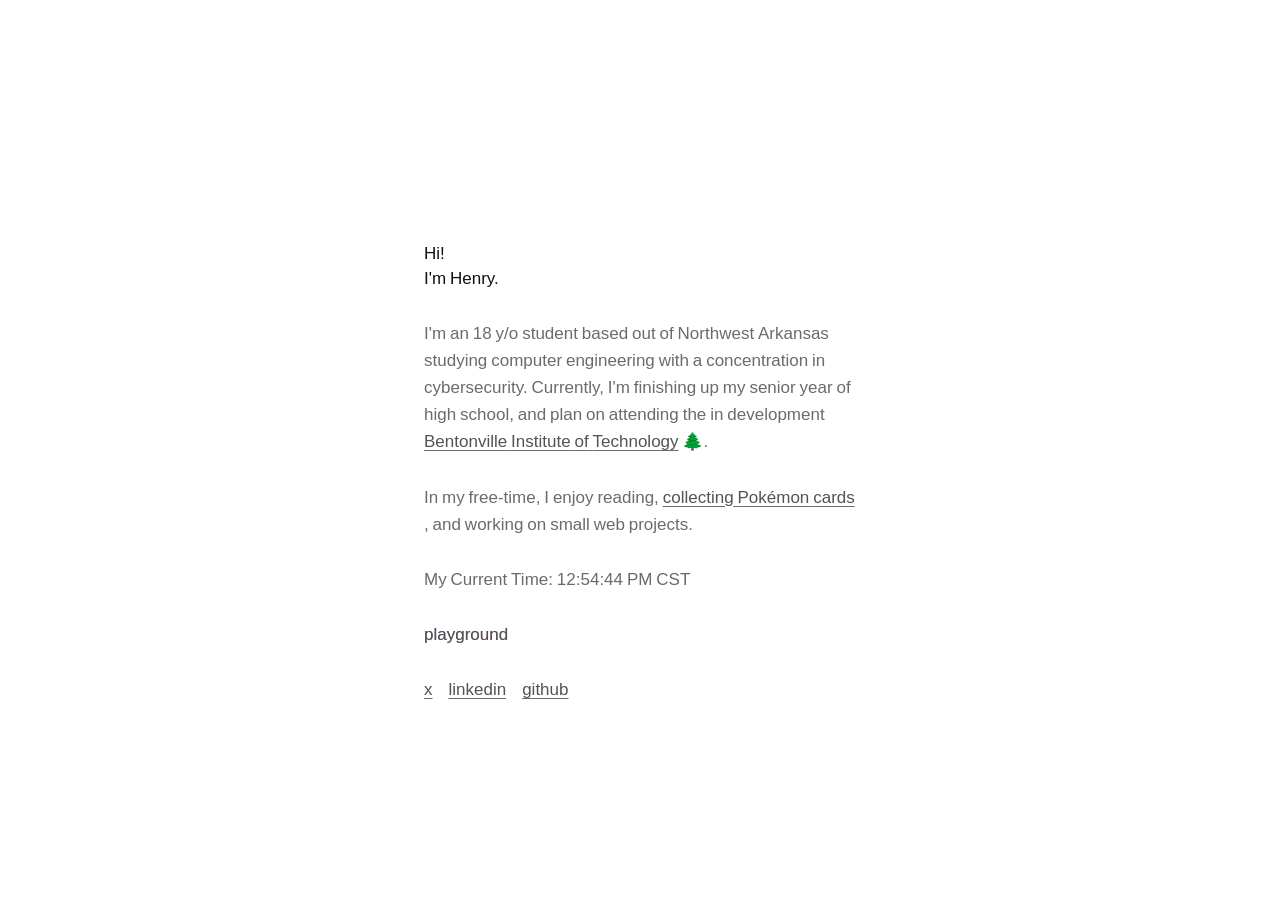
<file: index.html>
<!DOCTYPE html>
<html lang="en">
<head>
  <meta charset="utf-8">
  <meta name="viewport" content="width=device-width, initial-scale=1">
  <title>hstings</title>
  <meta name="description" content="Henry's Webpage">
  <link rel="stylesheet" href="assets/css/site.css">
  <style>
    /* Scoped to this link; site.css and its word-reveal animation stay intact. */
    a.foil, a.foil .w { text-decoration: none; }
    a.foil {
      position: relative;
      display: inline-block;
      background-image: linear-gradient(110deg, #6e879c, #9a82ad, #b78098, #a3996c, #6d9c91, #7f8fb6, #9a82ad, #6e879c);
      background-size: 300% 100%;
      background-position: 0% 50%;
      -webkit-background-clip: text;
      background-clip: text;
      transition: color .35s ease;
      isolation: isolate;
    }
    a.foil .w {
      background-image: inherit;
      background-size: inherit;
      background-position: inherit;
      -webkit-background-clip: text;
      background-clip: text;
    }
    a.foil::before {
      content: "";
      position: absolute;
      inset: 4px -5px;
      z-index: -1;
      border-radius: 50%;
      background: linear-gradient(100deg, #a9d5f2, #deb6e7, #efc3b5, #bce5d4);
      filter: blur(10px);
      opacity: 0;
      transition: opacity .35s ease;
      pointer-events: none;
    }
    a.foil:is(:hover, :focus-visible) {
      color: transparent;
      animation: foil-shimmer 3s ease-in-out infinite alternate;
    }
    a.foil:is(:hover, :focus-visible)::before { opacity: .65; }
    @keyframes foil-shimmer { to { background-position: 100% 50%; } }
    @media (prefers-reduced-motion: reduce) {
      a.foil, a.foil::before { transition: none; }
      a.foil:is(:hover, :focus-visible) { animation: none; background-position: 50% 50%; }
    }
    @media (forced-colors: active) {
      a.foil:is(:hover, :focus-visible) { color: LinkText; }
      a.foil::before { display: none; }
    }
  </style>
</head>
<body>
  <main>
    <h1 data-animate>Hi!<br>I'm Henry.</h1>

    <p data-animate>
      I'm an 18 y/o student based out of Northwest Arkansas studying computer engineering with a concentration in cybersecurity. Currently, I'm finishing up my senior year of high school, and plan on attending the in development <a href="https://bentonvilleinstitute.tech">Bentonville Institute of Technology</a> 🌲.
    </p>

    <p data-animate>
      In my free-time, I enjoy reading, <a href="collecting/index.html">collecting Pokémon cards</a>, and working on small web projects.
    </p>

    <p class="time" data-animate>My Current Time: <span id="clock" data-unit></span></p>

    <p data-animate>
      <a class="foil" href="playground/index.html">playground</a>
    </p>

    <div class="links" data-animate>
      <a href="https://x.com/hkstngs">x</a> <a href="">linkedin</a> <a href="https://github.com/hstings">github</a>
    </div>


    
  </main>

  <script src="assets/js/site.js"></script>
</body>
</html>
</file>
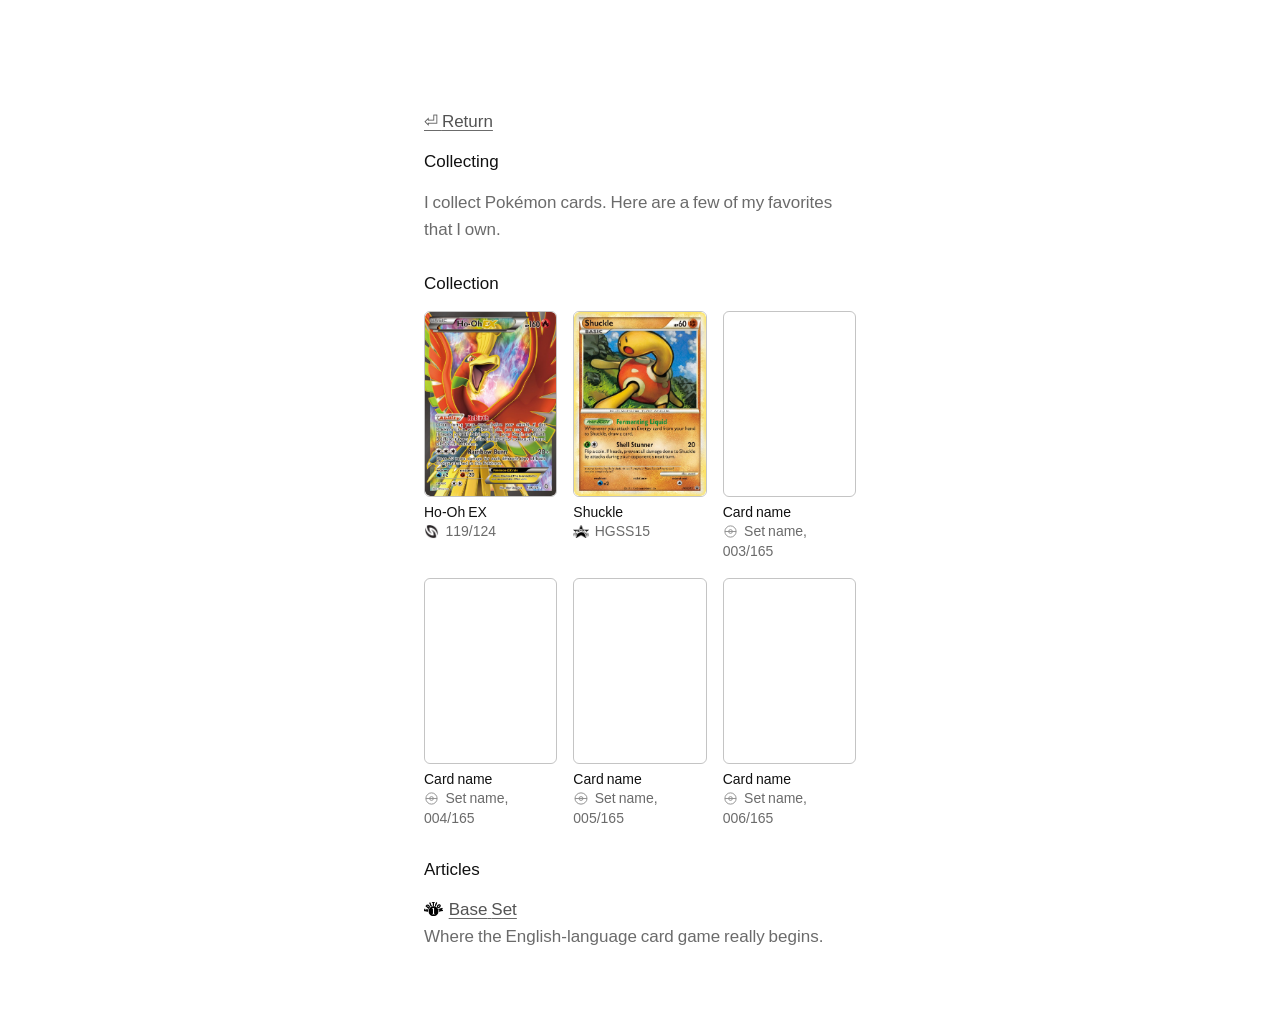
<file: collecting/index.html>
<!DOCTYPE html>
<html lang="en">
<head>
  <meta charset="utf-8">
  <meta name="viewport" content="width=device-width, initial-scale=1">
  <title>collecting · hstings</title>
  <meta name="description" content="My Pokémon card collection and writing about Pokémon sets.">
  <link rel="stylesheet" href="../assets/css/site.css">
</head>
<body>
  <main class="top">
    <section>
      <p data-animate><a href="../index.html">⏎ Return</a></p>
      <h1 data-animate>Collecting</h1>
      <p data-animate>
        I collect Pokémon cards. Here are a few of my favorites that I own.
      </p>
    </section>

    <section>
      <h2 data-animate>Collection</h2>

      <!--
        To add a card: copy one <figure> block, drop the image in assets/img/cards/,
        and put an <img> inside .thumb, like:
        <div class="thumb"><img src="../assets/img/cards/charizard.jpg" alt="Charizard, Base Set"></div>
        Set icons: save a small square image (PNG or SVG) in assets/img/sets/ and point the
        .set-icon <img> in the caption at it, e.g. src="../assets/img/sets/base-set.png".
        The six below are placeholders; replace them with your own.
      -->
      <div class="grid">
        <figure class="card" data-reveal>
          <div class="thumb"><img src="../assets/img/cards/en_US-BW6-119-ho_oh_ex.jpg" alt="Ho-Oh EX, Dragons Exalted"></div>
          <figcaption><strong>Ho-Oh EX</strong><img class="set-icon" src="../assets/img/sets/dragons_exalted.png" title="Dragons Exalted">119/124</figcaption>
        </figure>
        <figure class="card" data-reveal>
          <div class="thumb"><img src="../assets/img/cards/en_US-Promo_HGSS-HGSS15-shuckle.jpg" alt="Shuckle, HeartGold SoulSilver Promo"></div>
          <figcaption><strong>Shuckle</strong><img class="set-icon" src="../assets/img/sets/promo.png" title="HeartGold SoulSilver Promo">HGSS15</figcaption>
        </figure>
        <figure class="card" data-reveal>
          <div class="thumb"></div>
          <figcaption><strong>Card name</strong><img class="set-icon" src="../assets/img/sets/placeholder.svg" alt="">Set name, 003/165</figcaption>
        </figure>
        <figure class="card" data-reveal>
          <div class="thumb"></div>
          <figcaption><strong>Card name</strong><img class="set-icon" src="../assets/img/sets/placeholder.svg" alt="">Set name, 004/165</figcaption>
        </figure>
        <figure class="card" data-reveal>
          <div class="thumb"></div>
          <figcaption><strong>Card name</strong><img class="set-icon" src="../assets/img/sets/placeholder.svg" alt="">Set name, 005/165</figcaption>
        </figure>
        <figure class="card" data-reveal>
          <div class="thumb"></div>
          <figcaption><strong>Card name</strong><img class="set-icon" src="../assets/img/sets/placeholder.svg" alt="">Set name, 006/165</figcaption>
        </figure>
      </div>
    </section>

    <section>
      <h2 data-animate>Articles</h2>
      <ul class="list">
        <li data-animate>
          <img class="set-icon" src="../assets/img/sets/1ed.png" alt="" data-unit><a href="articles/base-set.html">Base Set</a><br>
          Where the English-language card game really begins.
        </li>
      </ul>
    </section>
  </main>

  <script src="../assets/js/site.js"></script>
</body>
</html>
</file>
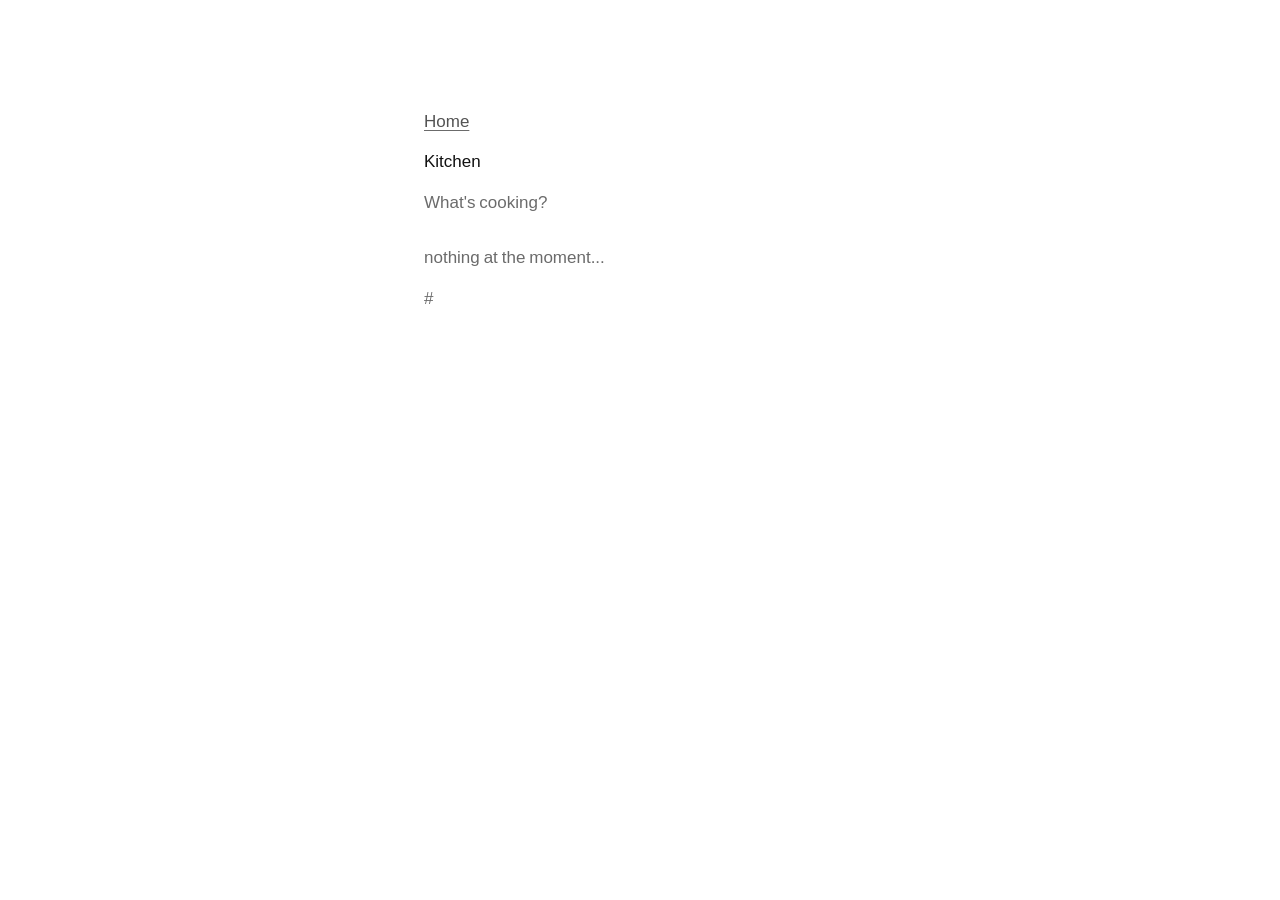
<file: kitchen/index.html>
<!DOCTYPE html>
<html lang="en">
<head>
  <meta charset="utf-8">
  <meta name="viewport" content="width=device-width, initial-scale=1">
  <title>kitchen · hstings</title>
  <meta name="description" content="Small web projects and games.">
  <link rel="stylesheet" href="../assets/css/site.css">
</head>
<body>
  <main class="top">
    <section>
      <p data-animate><a href="../index.html">Home</a></p>
      <h1 data-animate>Kitchen</h1>
      <p data-animate>
        What's cooking?
      </p>
    </section>

    <section>
      <ul class="list">
        <li data-animate>
          nothing at the moment...<br>
        </li>
        <li data-animate>
          #<br>
        </li>
      </ul>
    </section>
  </main>

  <script src="../assets/js/site.js"></script>
</body>
</html>
</file>
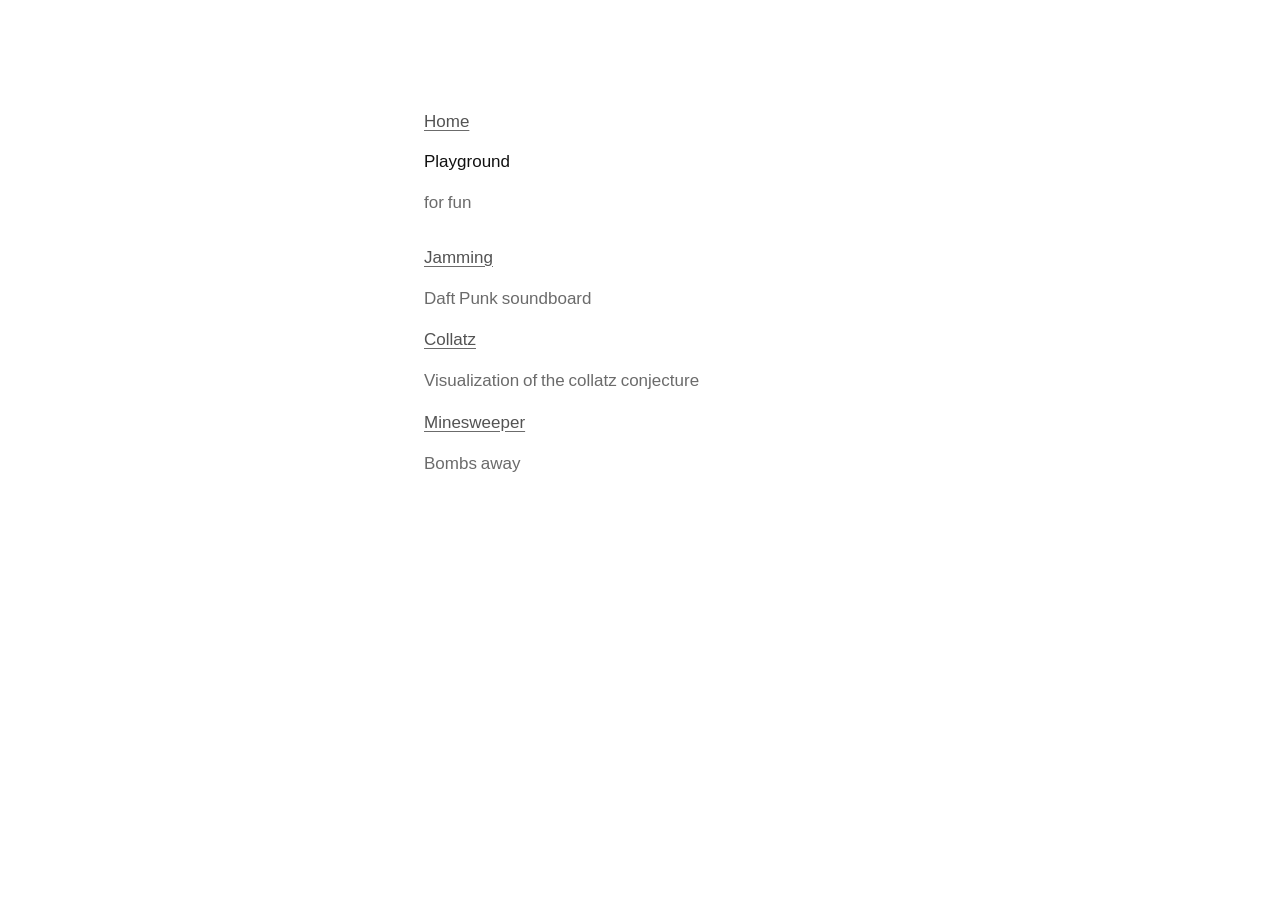
<file: playground/index.html>
<!DOCTYPE html>
<html lang="en">
<head>
  <meta charset="utf-8">
  <meta name="viewport" content="width=device-width, initial-scale=1">
  <title>playground · hstings</title>
  <meta name="description" content="Small web projects and games.">
  <link rel="stylesheet" href="../assets/css/site.css">
</head>
<body>
  <main class="top">
    <section>
      <p data-animate><a href="../index.html">Home</a></p>
      <h1 data-animate>Playground</h1>
      <p data-animate>
        for fun
      </p>
    </section>

    <section>
      <ul class="list">
        <li data-animate>
          <a href="daft-jamming/index.html">Jamming</a><br>
        </li>
        <p data-animate>
          Daft Punk soundboard
        </p>

        <li data-animate>
          <a href="collatz/index.html">Collatz</a>
        </li>
        <p data-animate>
          Visualization of the collatz conjecture
        </p>

        <li data-animate>
          <a href="minesweeper/">Minesweeper</a>
        </li>
        <p data-animate>
          Bombs away
        </p>
      </ul>
    </section>


  </main>

  <script src="../assets/js/site.js"></script>
</body>
</html>
</file>
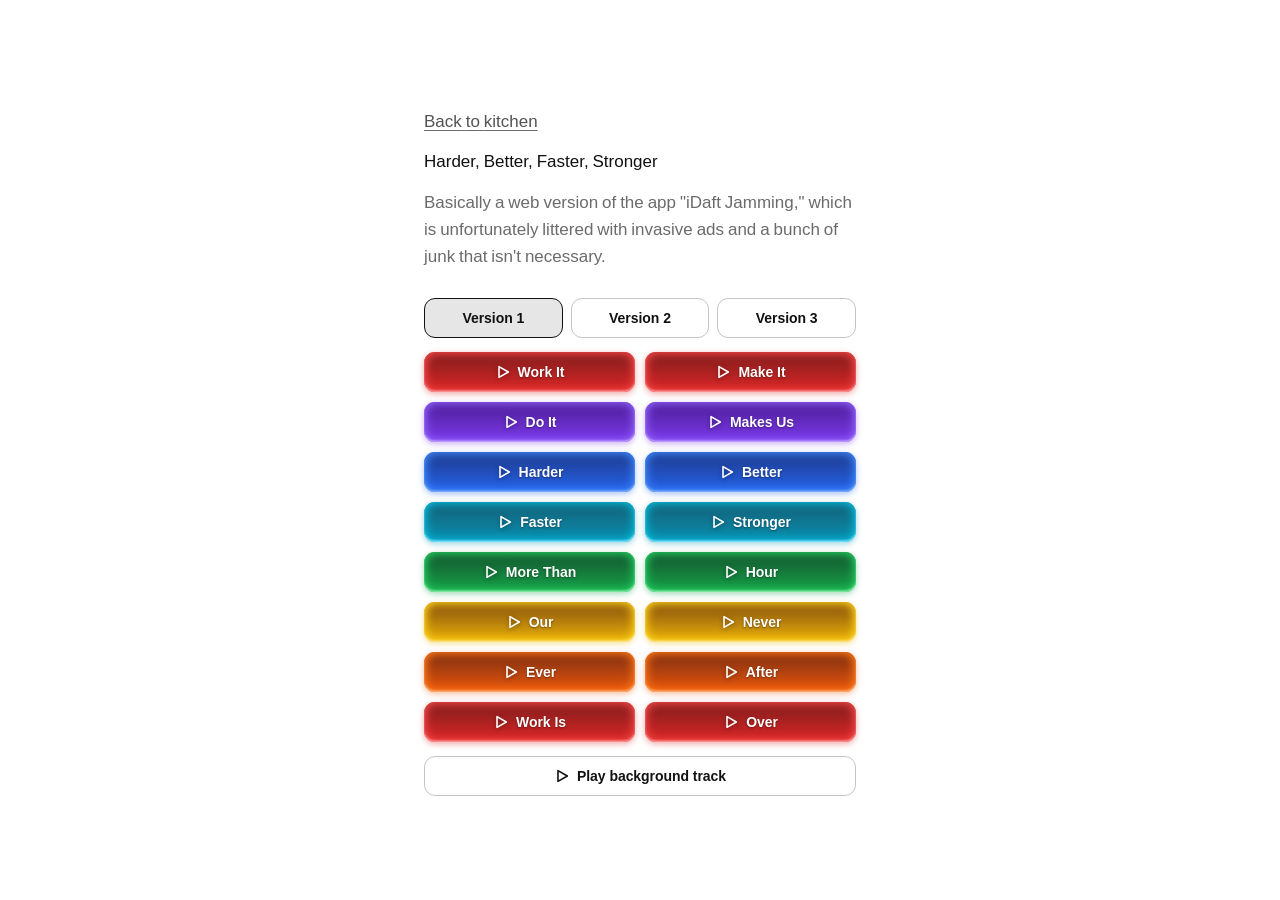
<file: kitchen/daft-jamming/index.html>
<!DOCTYPE html>
<html lang="en">
<head>
  <meta charset="utf-8">
  <meta name="viewport" content="width=device-width, initial-scale=1">
  <title>Harder, Better, Faster, Stronger · hstings</title>
  <meta name="description" content="A glowing 16-button soundboard with three versions and a background track.">
  <link rel="stylesheet" href="../../assets/css/site.css">
  <link rel="stylesheet" href="soundboard.css">
</head>
<body>
  <main class="top">
    <section>
      <p data-animate><a href="../">Back to kitchen</a></p>
      <h1 data-animate>Harder, Better, Faster, Stronger</h1>
      <p data-animate>
        Basically a web version of the app "iDaft Jamming," which is unfortunately littered with invasive ads and a bunch of junk that isn't necessary.
      </p>
    </section>

    <section>
      <div class="versions" id="versions" role="group" aria-label="Soundboard version" data-reveal>
        <button class="ver" type="button" data-version="1" aria-pressed="true">Version 1</button>
        <button class="ver" type="button" data-version="2" aria-pressed="false">Version 2</button>
        <button class="ver" type="button" data-version="3" aria-pressed="false">Version 3</button>
      </div>

      <div class="board" id="board" data-reveal></div>

      <div data-reveal>
        <button class="ver bgplay" id="bgplay" type="button" aria-pressed="false">
          <svg viewBox="0 0 24 24" width="16" height="16" fill="none" stroke="currentColor" stroke-width="2.4" stroke-linecap="round" stroke-linejoin="round" aria-hidden="true"><polygon points="6 4 20 12 6 20 6 4"/></svg>
          <span id="bgplay-label">Play background track</span>
        </button>
      </div>
    </section>
  </main>

  <script src="../../assets/js/site.js"></script>
  <script src="soundboard.js"></script>
</body>
</html>
</file>
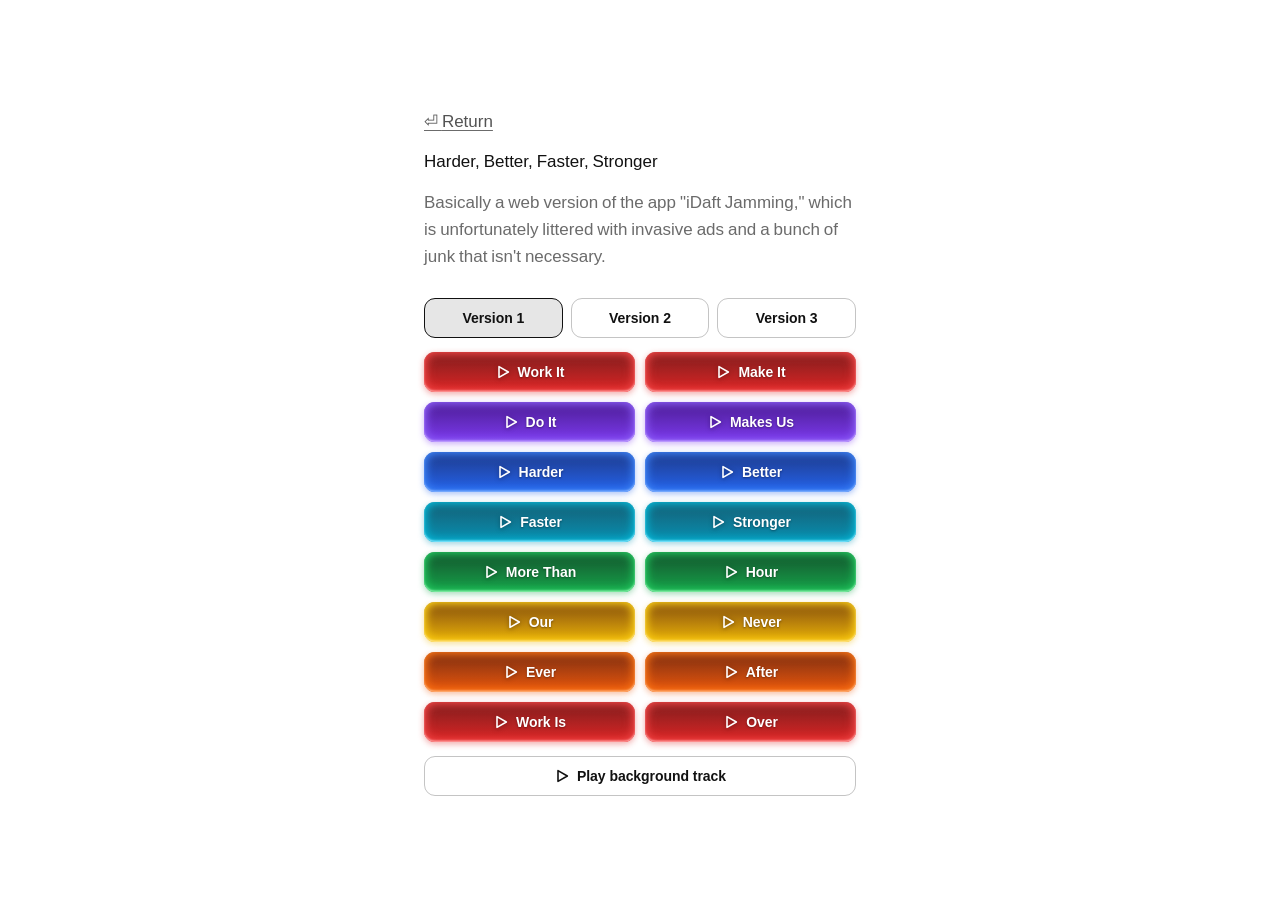
<file: playground/daft-jamming/index.html>
<!DOCTYPE html>
<html lang="en">
<head>
  <meta charset="utf-8">
  <meta name="viewport" content="width=device-width, initial-scale=1">
  <title>Harder, Better, Faster, Stronger · hstings</title>
  <meta name="description" content="A glowing 16-button soundboard with three versions and a background track.">
  <link rel="stylesheet" href="../../assets/css/site.css">
  <link rel="stylesheet" href="soundboard.css">
</head>
<body>
  <main class="top">
    <section>
      <p data-animate><a href="../">⏎ Return</a></p>
      <h1 data-animate>Harder, Better, Faster, Stronger</h1>
      <p data-animate>
        Basically a web version of the app "iDaft Jamming," which is unfortunately littered with invasive ads and a bunch of junk that isn't necessary.
      </p>
    </section>

    <section>
      <div class="versions" id="versions" role="group" aria-label="Soundboard version" data-reveal>
        <button class="ver" type="button" data-version="1" aria-pressed="true">Version 1</button>
        <button class="ver" type="button" data-version="2" aria-pressed="false">Version 2</button>
        <button class="ver" type="button" data-version="3" aria-pressed="false">Version 3</button>
      </div>

      <div class="board" id="board" data-reveal></div>

      <div data-reveal>
        <button class="ver bgplay" id="bgplay" type="button" aria-pressed="false">
          <svg viewBox="0 0 24 24" width="16" height="16" fill="none" stroke="currentColor" stroke-width="2.4" stroke-linecap="round" stroke-linejoin="round" aria-hidden="true"><polygon points="6 4 20 12 6 20 6 4"/></svg>
          <span id="bgplay-label">Play background track</span>
        </button>
      </div>
    </section>
  </main>

  <script src="../../assets/js/site.js"></script>
  <script src="soundboard.js"></script>
</body>
</html>
</file>
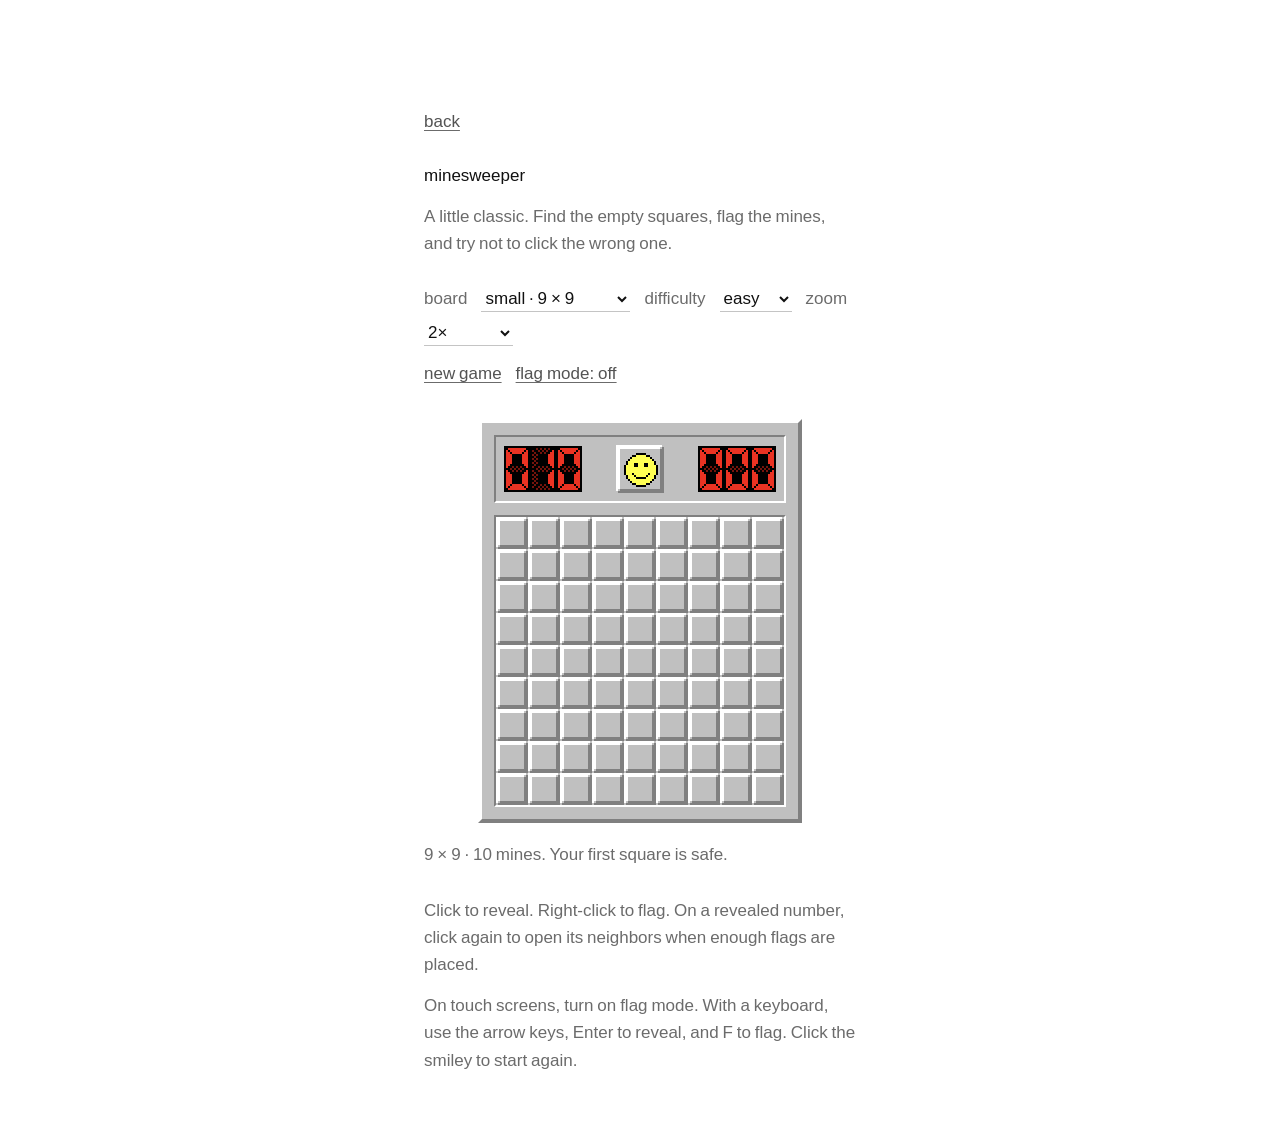
<file: playground/minesweeper/index.html>
<!DOCTYPE html>
<html lang="en">
<head>
  <meta charset="utf-8">
  <meta name="viewport" content="width=device-width, initial-scale=1">
  <title>minesweeper — hstings</title>
  <link rel="stylesheet" href="../../assets/css/site.css">
  <link rel="stylesheet" href="../../assets/css/minesweeper.css">
</head>
<body>
  <main class="top">
    <div data-animate><a href="../index.html">back</a></div>
    <section>
      <h1 data-animate>minesweeper</h1>
      <p data-animate>A little classic. Find the empty squares, flag the mines, and try not to click the wrong one.</p>
    </section>
    <section>
      <div class="controls" data-reveal>
        <label for="size">board</label>
        <select id="size"><option value="small">small · 9 × 9</option><option value="medium">medium · 16 × 16</option><option value="large">large · 30 × 16</option></select>
        <label for="difficulty">difficulty</label>
        <select id="difficulty"><option value="easy">easy</option><option value="normal">normal</option><option value="hard">hard</option></select>
        <label for="zoom">zoom</label>
        <select id="zoom"><option value="1">1×</option><option value="2" selected>2×</option><option value="3">3×</option><option value="4">4×</option><option value="fit">fit screen</option></select>
      </div>
      <div class="controls" data-reveal>
        <button id="new-game" class="text-button" type="button">new game</button>
        <button id="flag-mode" class="text-button" type="button" aria-pressed="false">flag mode: off</button>
      </div>
    </section>
    <section class="game-section">
      <div class="game-scroll" tabindex="0" aria-label="Minesweeper board area; scroll horizontally for larger boards" data-reveal>
        <div id="game-shell" class="game-shell">
          <div class="game-header">
            <div id="mine-counter" class="counter" role="img" aria-label="10 mines remaining"></div>
            <button id="face" class="face" type="button" aria-label="Smiley face: start a new game"><img id="face-art" src="../../assets/tiles/face-ready.svg" alt="" draggable="false"></button>
            <div id="timer" class="counter" role="img" aria-label="0 seconds elapsed"></div>
          </div>
          <div id="board" role="grid" aria-label="Minesweeper" aria-describedby="instructions"></div>
        </div>
      </div>
      <p id="status" role="status" aria-live="polite">Your first square is safe.</p>
    </section>
    <section>
      <p id="instructions" data-animate>Click to reveal. Right-click to flag. On a revealed number, click again to open its neighbors when enough flags are placed.</p>
      <p data-animate>On touch screens, turn on flag mode. With a keyboard, use the arrow keys, Enter to reveal, and F to flag. Click the smiley to start again.</p>
    </section>
  </main>
  <script src="../../assets/js/site.js"></script>
  <script src="../../assets/js/minesweeper-core.js"></script>
  <script src="../../assets/js/minesweeper.js"></script>
</body>
</html>
</file>
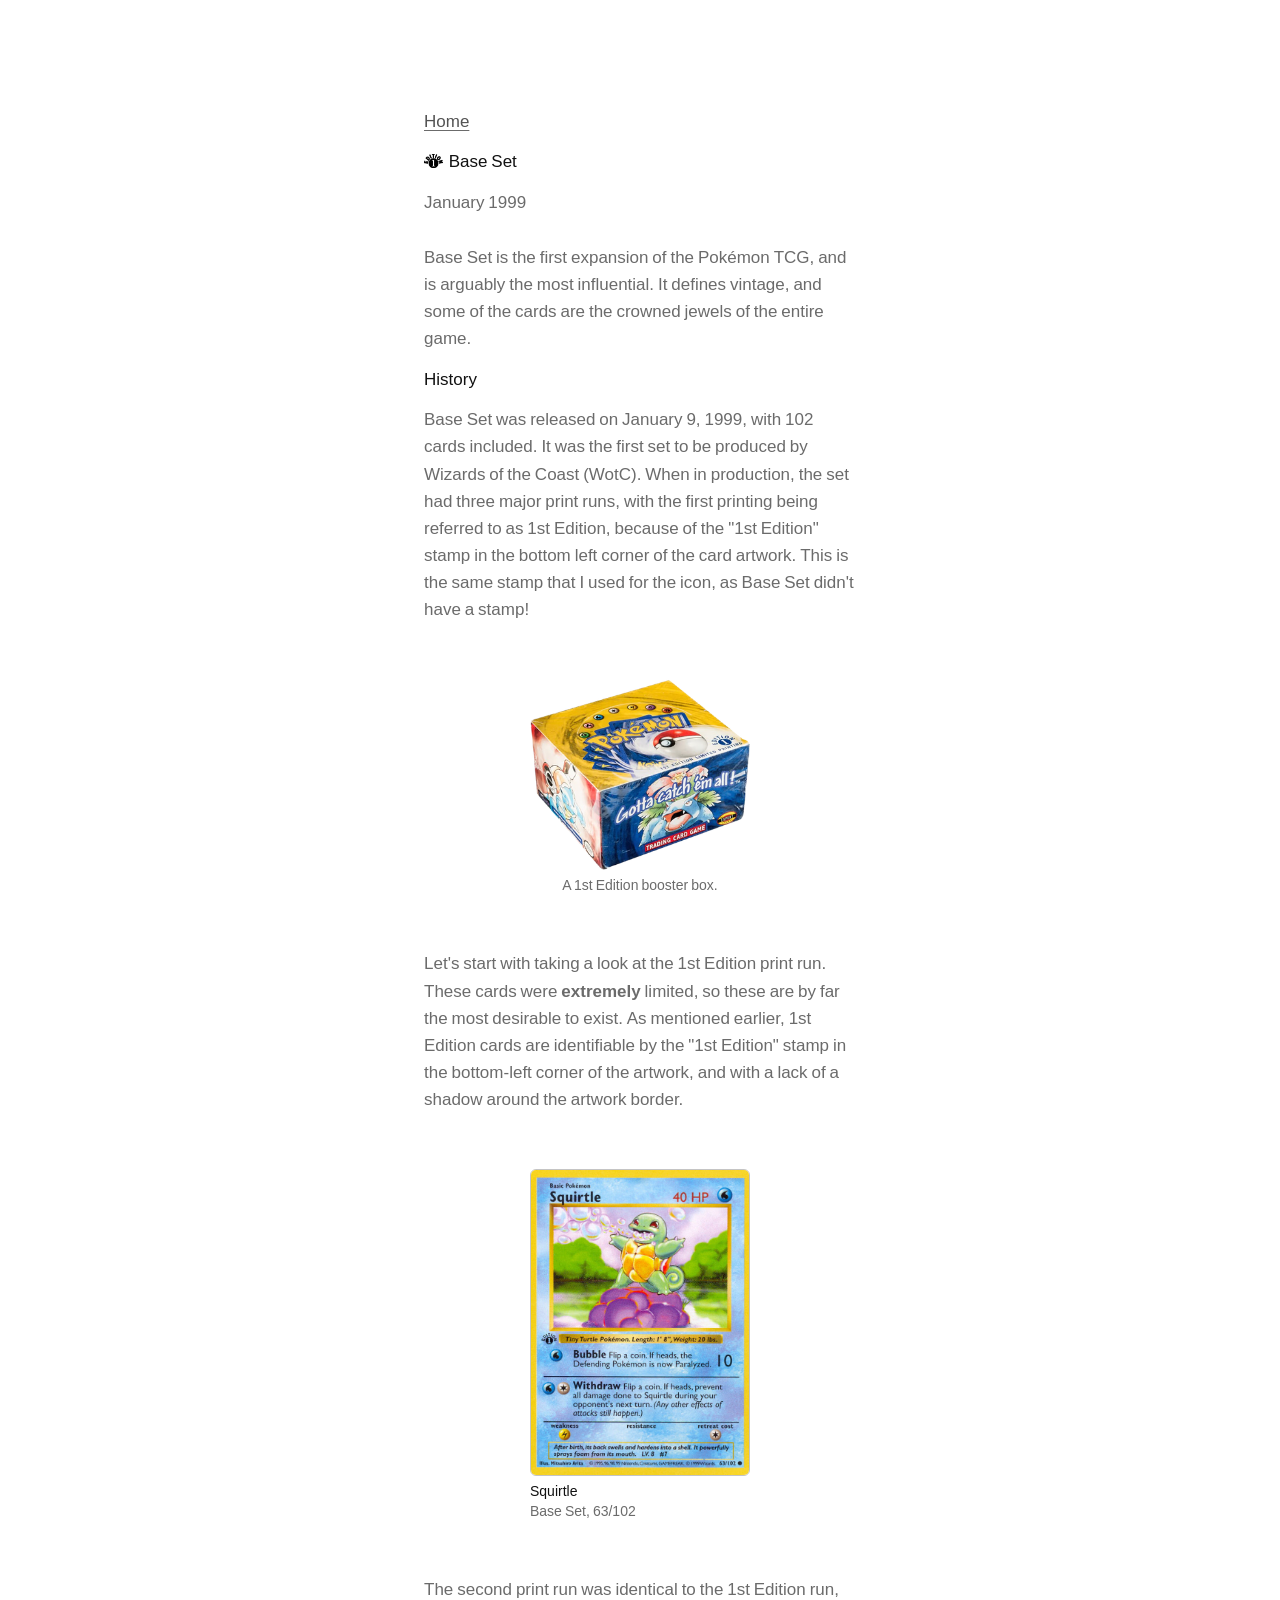
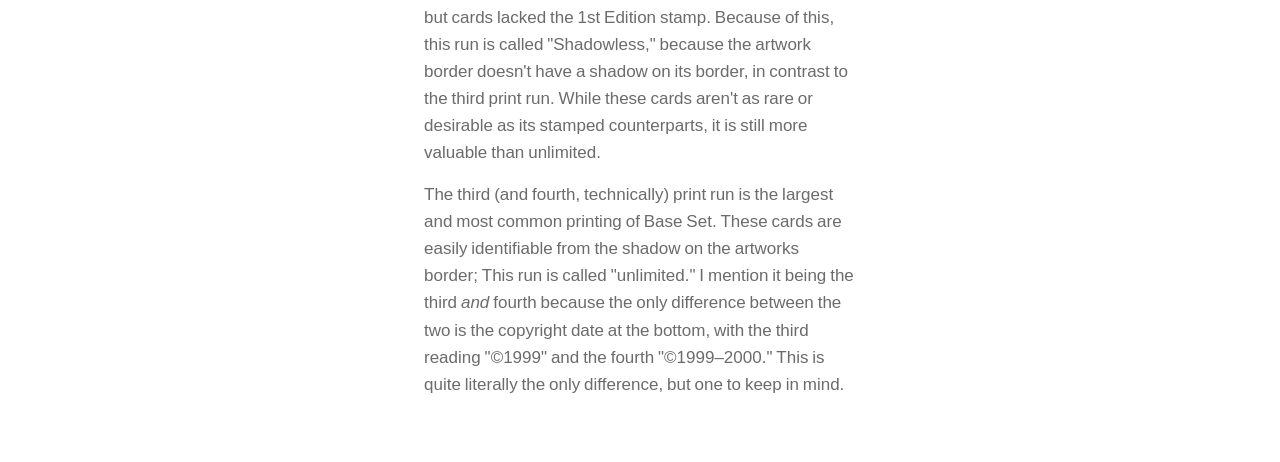
<file: collecting/articles/base-set.html>
<!DOCTYPE html>
<html lang="en">
<head>
  <meta charset="utf-8">
  <meta name="viewport" content="width=device-width, initial-scale=1">
  <title>Base Set · hstings</title>
  <meta name="description" content="A short look at the Pokémon TCG's Base Set.">
  <link rel="stylesheet" href="../../assets/css/site.css">
</head>
<body>
  <main class="top">
    <section>
      <p data-animate><a href="../index.html">Home</a></p>
      <h1 data-animate><img class="set-icon" src="../../assets/img/sets/1ed.png" alt="" data-unit>Base Set</h1>
      <p data-animate>January 1999</p>
    </section>

    <section>
      <p data-animate>
        Base Set is the first expansion of the Pokémon TCG, and is arguably the most influential. It defines vintage, and some of the cards are the crowned jewels of the entire game.
      </p>

      <h2 data-animate>History</h2>

      <p data-animate>
        Base Set was released on January 9, 1999, with 102 cards included. It was the first set to be produced by Wizards of the Coast (WotC). When in production, the set had three major print runs, with the first printing being referred to as 1st Edition, because of the "1st Edition" stamp in the bottom left corner of the card artwork. This is the same stamp that I used for the icon, as Base Set didn't have a stamp!
      </p>

      <br>

      <figure class="photo" data-reveal>
        <img src="../../assets/img/misc/baseset_boosterbox.png" alt="A Base Set booster box">
        <figcaption>A 1st Edition booster box.</figcaption>
      </figure>

      <br>

      <p data-animate>
        Let's start with taking a look at the 1st Edition print run. These cards were <b>extremely</b> limited, so these are by far the most desirable to exist. As mentioned earlier, 1st Edition cards are identifiable by the "1st Edition" stamp in the bottom-left corner of the artwork, and with a lack of a shadow around the artwork border. 
      </p>

      <br>

      <figure class="card inline" data-reveal>
        <div class="thumb"><img src="../../assets/img/cards/squirtle_63_102.jpg" alt="Squirtle, Base Set"></div>
        <figcaption><strong>Squirtle</strong>Base Set, 63/102</figcaption>
      </figure>

      <br>

      <p data-animate>
        The second print run was identical to the 1st Edition run, but cards lacked the 1st Edition stamp. Because of this, this run is called "Shadowless," because the artwork border doesn't have a shadow on its border, in contrast to the third print run. While these cards aren't as rare or desirable as its stamped counterparts, it is still more valuable than unlimited.
      </p>

      <p data-animate>
        The third (and fourth, technically) print run is the largest and most common printing of Base Set. These cards are easily identifiable from the shadow on the artworks border; This run is called "unlimited." I mention it being the third <i>and</i> fourth because the only difference between the two is the copyright date at the bottom, with the third reading "©1999" and the fourth "©1999–2000." This is quite literally the only difference, but one to keep in mind. 
      </p>

      

    </section>
  </main>

  <script src="../../assets/js/site.js"></script>
</body>
</html>
</file>
<file: assets/css/site.css>
:root {
  --bg: #ffffff;
  --fg: #111111;
  --muted: #6b6b6b;
  --link: #535353;
  --line: color-mix(in srgb, #6b6b6b 40%, transparent);
  --article-img-w: 220px; /* width of cards and photos inside articles */
}
@media (prefers-color-scheme: dark) {
  :root {
    --bg: #F2F1EF; /* PANTONE® P 179-1 C */
    --fg: #2c2828;
    --muted: #8f8f8f;
    --link: #49494f;
    --line: color-mix(in srgb, #8f8f8f 45%, transparent);
  }
}

* { box-sizing: border-box; }

html, body { height: 100%; }

body {
  margin: 0;
  background: var(--bg);
  color: var(--fg);
  font-family: -apple-system, BlinkMacSystemFont, "Inter", "Helvetica Neue", Arial, sans-serif;
  font-size: 17px;
  font-weight: 500;
  word-spacing: -0.05em;
  line-height: 1.6;
  -webkit-font-smoothing: antialiased;
}

main {
  max-width: 480px;
  min-height: 100%;
  margin: 0 auto;
  padding: 12vh 24px 64px;
  display: flex;
  flex-direction: column;
  justify-content: center;
  gap: 28px;
}
/* Sub-pages with more content start at the top instead of centering */
main.top { justify-content: flex-start; }

h1, h2 {
  margin: 0;
  font-size: 17px;
  font-weight: 500;
  line-height: 1.5;
}

p { margin: 0; color: var(--muted); }

section { display: flex; flex-direction: column; gap: 14px; }

/* Clock digits shouldn't jitter as they change */
#clock { font-variant-numeric: tabular-nums; }

a {
  color: var(--link);
  text-decoration: underline;
  text-decoration-color: var(--muted);
  text-underline-offset: 3px;
  transition: text-decoration-color 0.2s ease;
}
a:hover { text-decoration-color: var(--link); }
a:focus-visible {
  outline: 2px solid var(--fg);
  outline-offset: 3px;
  border-radius: 2px;
}

.links { display: flex; gap: 16px; }

/* Lists of links with a short description underneath */
.list {
  list-style: none;
  margin: 0;
  padding: 0;
  display: flex;
  flex-direction: column;
  gap: 14px;
  color: var(--muted);
}

/* Card grid (collecting page) */
.grid {
  display: grid;
  grid-template-columns: repeat(3, 1fr);
  gap: 16px;
}
@media (max-width: 400px) {
  .grid { grid-template-columns: repeat(2, 1fr); }
}
.card { margin: 0; }
.thumb {
  aspect-ratio: 63 / 88;
  border: 1px solid var(--line);
  border-radius: 6px;
  overflow: hidden;
}
.thumb img { width: 100%; height: 100%; object-fit: cover; display: block; }
.card figcaption {
  margin-top: 6px;
  font-size: 14px;
  line-height: 1.4;
  color: var(--muted);
}
.card figcaption strong { display: block; font-weight: 500; color: var(--fg); }

/* A single card shown inside an article (same look as the grid, capped width, centered) */
.card.inline { max-width: var(--article-img-w); margin-inline: auto; }

/* A regular photo or image inside an article: same width as a card, rounded, centered */
.photo { margin: 0 auto; max-width: var(--article-img-w); }
.photo img {
  display: block;
  width: 100%;
  height: auto;
  border-radius: 6px;
}
.photo figcaption {
  margin-top: 6px;
  font-size: 14px;
  line-height: 1.4;
  text-align: center;
  color: var(--muted);
}

/* Small set icon that sits inline next to a set name */
.set-icon {
  width: 1.1em;
  height: 1.1em;
  vertical-align: -0.2em;
  margin-right: 6px;
  object-fit: contain;
}

/* Intro animation: words reveal in small chunks (set in site.js), one chunk after another.
   --i is the chunk number; the delay is capped so long pages never wait more than ~1.6s.
   .w = a word (inline), .r = a whole block revealed at once (cards). */
.w, .r {
  opacity: 0;
  filter: blur(8px);
  transform: translateY(6px);
  animation: reveal 0.2s cubic-bezier(0.22, 1, 0.36, 1) forwards;
  animation-delay: calc(min(var(--i), 24) * 60ms + 200ms);
}
.w { display: inline-block; white-space: pre; }

/* Words inside links are inline-block, so they don't inherit the anchor's
   underline; re-apply it per word so links can wrap across lines. */
a .w {
  text-decoration: underline;
  text-decoration-color: var(--muted);
  text-underline-offset: 3px;
  transition: text-decoration-color 0.2s ease;
}
a:hover .w { text-decoration-color: var(--link); }

@keyframes reveal {
  to { opacity: 1; filter: blur(0); transform: translateY(0); }
}

@media (prefers-reduced-motion: reduce) {
  .w, .r { animation: none; opacity: 1; filter: none; transform: none; }
}
</file>
<file: kitchen/daft-jamming/soundboard.css>
/* ---------- Version selector + background play button ---------- */
.versions {
  display: grid;
  grid-template-columns: repeat(3, 1fr);
  gap: 8px;
}

.ver {
  display: inline-flex;
  align-items: center;
  justify-content: center;
  gap: 7px;
  height: 40px;
  padding: 0 14px;
  background: none;
  border: 1px solid var(--line);
  border-radius: 11px;
  font: 600 14px/1 "Inter", -apple-system, BlinkMacSystemFont, "Helvetica Neue", Arial, sans-serif;
  letter-spacing: -0.004em;
  color: var(--fg);
  cursor: pointer;
  touch-action: manipulation;
  transition: border-color 0.2s ease, background-color 0.2s ease, transform 120ms cubic-bezier(0.23, 1, 0.32, 1);
}
.ver:hover { border-color: var(--fg); }
.ver:active { transform: scale(0.97); }
.ver:focus-visible { outline: 2px solid var(--fg); outline-offset: 3px; }
.ver[aria-pressed="true"] {
  border-color: var(--fg);
  background: color-mix(in srgb, var(--fg) 10%, transparent);
}

.bgplay { width: 100%; }

/* ---------- Soundboard grid: 2 columns x 8 rows ---------- */
.board {
  display: grid;
  grid-template-columns: repeat(2, 1fr);
  gap: 10px;
}

/* ---------- Glow button ----------
   Each row sets its own palette through these variables. The blue set is
   the original spec; the others are the same recipe in a different hue. */
.sb {
  --c1: #1E3A8A;  --c2: #2563EB;                 /* fill gradient, top to bottom */
  --rim: #7fb0ff; --glow: #3b82f6;               /* bottom rim light + inner glows */
  --drop: rgba(37, 99, 235, 0.4);                /* soft drop shadow */
  --text-shadow: rgba(8, 22, 70, 0.55);
  --h1: #2748b0;  --h2: #3b82f6;                 /* hover layer gradient */
  --hrim1: #9cc4ff; --hrim2: #a8ccff; --hglow: #60a5fa;

  position: relative;
  isolation: isolate;
  overflow: hidden;
  display: inline-flex;
  align-items: center;
  justify-content: center;
  gap: 7px;
  width: 100%;
  height: 40px;
  padding: 0 18px;
  border: 0;
  border-radius: 11px;
  color: #fff;
  font: 600 14px/1 "Inter", -apple-system, BlinkMacSystemFont, "Helvetica Neue", Arial, sans-serif;
  letter-spacing: -0.004em;
  text-shadow: 0 1px 2px var(--text-shadow);
  background: linear-gradient(180deg, var(--c1), var(--c2));
  box-shadow:
    inset 0 -1.5px 2px var(--rim),
    inset 0 0 12px var(--glow),
    inset 0 0 8px var(--glow),
    0 2px 6px var(--drop);
  cursor: pointer;
  touch-action: manipulation;
  transition:
    transform 120ms cubic-bezier(0.23, 1, 0.32, 1),
    opacity 0.25s ease,
    filter 0.25s ease;
}

/* Brighter layer that fades in on hover (and while its sound is playing) */
.sb::before {
  content: "";
  position: absolute;
  inset: 0;
  z-index: -1;
  border-radius: inherit;
  background: linear-gradient(180deg, var(--h1), var(--h2));
  box-shadow:
    inset 0 -1.5px 2px var(--hrim1),
    inset 0 1px 1.5px var(--hrim2),
    inset 0 0 14px var(--hglow),
    inset 0 0 10px var(--hglow);
  opacity: 0;
  transition: opacity 0.2s ease;
}
.sb:not(:disabled):hover::before,
.sb.playing::before { opacity: 1; }

.sb:not(:disabled):active { transform: scale(0.97); }
.sb:focus-visible { outline: 2px solid var(--fg); outline-offset: 3px; }

.sb svg { flex: none; filter: drop-shadow(0 1px 2px var(--text-shadow)); }

/* Blocked out (version 3 locks the top half) */
.sb:disabled {
  cursor: not-allowed;
  opacity: 0.2;
  filter: grayscale(1);
}

/* ---------- Row palettes ---------- */
.sb.red {
  --c1: #7F1D1D; --c2: #DC2626; --rim: #ff9b9b; --glow: #ef4444;
  --drop: rgba(220, 38, 38, 0.4); --text-shadow: rgba(70, 8, 8, 0.55);
  --h1: #b02727; --h2: #ef4444; --hrim1: #ffb4b4; --hrim2: #ffbdbd; --hglow: #f87171;
}
.sb.violet {
  --c1: #4C1D95; --c2: #7C3AED; --rim: #c4a5ff; --glow: #8b5cf6;
  --drop: rgba(124, 58, 237, 0.4); --text-shadow: rgba(32, 10, 70, 0.55);
  --h1: #6a2fd0; --h2: #8b5cf6; --hrim1: #d6c0ff; --hrim2: #dcc8ff; --hglow: #a78bfa;
}
.sb.blue { /* the defaults above */ }
.sb.cyan {
  --c1: #155E75; --c2: #0891B2; --rim: #7fe6ff; --glow: #06b6d4;
  --drop: rgba(8, 145, 178, 0.4); --text-shadow: rgba(4, 40, 52, 0.55);
  --h1: #0b8fb0; --h2: #22d3ee; --hrim1: #a5f0ff; --hrim2: #b0f2ff; --hglow: #67e8f9;
}
.sb.green {
  --c1: #14532D; --c2: #16A34A; --rim: #86f0a8; --glow: #22c55e;
  --drop: rgba(22, 163, 74, 0.4); --text-shadow: rgba(4, 40, 18, 0.55);
  --h1: #1b7a3f; --h2: #22c55e; --hrim1: #a7f5c0; --hrim2: #b2f7c8; --hglow: #4ade80;
}
.sb.yellow {
  --c1: #854D0E; --c2: #EAB308; --rim: #ffe48a; --glow: #facc15;
  --drop: rgba(234, 179, 8, 0.4); --text-shadow: rgba(60, 35, 0, 0.6);
  --h1: #b07a0a; --h2: #facc15; --hrim1: #fff0b0; --hrim2: #fff3c0; --hglow: #fde047;
}
.sb.orange {
  --c1: #7C2D12; --c2: #EA580C; --rim: #ffb27a; --glow: #f97316;
  --drop: rgba(234, 88, 12, 0.4); --text-shadow: rgba(70, 22, 0, 0.55);
  --h1: #c8500d; --h2: #f97316; --hrim1: #ffc9a0; --hrim2: #ffd0aa; --hglow: #fb923c;
}
</file>
<file: playground/daft-jamming/soundboard.css>
/* ---------- Version selector + background play button ---------- */
.versions {
  display: grid;
  grid-template-columns: repeat(3, 1fr);
  gap: 8px;
}

.ver {
  display: inline-flex;
  align-items: center;
  justify-content: center;
  gap: 7px;
  height: 40px;
  padding: 0 14px;
  background: none;
  border: 1px solid var(--line);
  border-radius: 11px;
  font: 600 14px/1 "Inter", -apple-system, BlinkMacSystemFont, "Helvetica Neue", Arial, sans-serif;
  letter-spacing: -0.004em;
  color: var(--fg);
  cursor: pointer;
  touch-action: manipulation;
  transition: border-color 0.2s ease, background-color 0.2s ease, transform 120ms cubic-bezier(0.23, 1, 0.32, 1);
}
.ver:hover { border-color: var(--fg); }
.ver:active { transform: scale(0.97); }
.ver:focus-visible { outline: 2px solid var(--fg); outline-offset: 3px; }
.ver[aria-pressed="true"] {
  border-color: var(--fg);
  background: color-mix(in srgb, var(--fg) 10%, transparent);
}

.bgplay { width: 100%; }

/* ---------- Soundboard grid: 2 columns x 8 rows ---------- */
.board {
  display: grid;
  grid-template-columns: repeat(2, 1fr);
  gap: 10px;
}

/* ---------- Glow button ----------
   Each row sets its own palette through these variables. The blue set is
   the original spec; the others are the same recipe in a different hue. */
.sb {
  --c1: #1E3A8A;  --c2: #2563EB;                 /* fill gradient, top to bottom */
  --rim: #7fb0ff; --glow: #3b82f6;               /* bottom rim light + inner glows */
  --drop: rgba(37, 99, 235, 0.4);                /* soft drop shadow */
  --text-shadow: rgba(8, 22, 70, 0.55);
  --h1: #2748b0;  --h2: #3b82f6;                 /* hover layer gradient */
  --hrim1: #9cc4ff; --hrim2: #a8ccff; --hglow: #60a5fa;

  position: relative;
  isolation: isolate;
  overflow: hidden;
  display: inline-flex;
  align-items: center;
  justify-content: center;
  gap: 7px;
  width: 100%;
  height: 40px;
  padding: 0 18px;
  border: 0;
  border-radius: 11px;
  color: #fff;
  font: 600 14px/1 "Inter", -apple-system, BlinkMacSystemFont, "Helvetica Neue", Arial, sans-serif;
  letter-spacing: -0.004em;
  text-shadow: 0 1px 2px var(--text-shadow);
  background: linear-gradient(180deg, var(--c1), var(--c2));
  box-shadow:
    inset 0 -1.5px 2px var(--rim),
    inset 0 0 12px var(--glow),
    inset 0 0 8px var(--glow),
    0 2px 6px var(--drop);
  cursor: pointer;
  touch-action: manipulation;
  transition:
    transform 120ms cubic-bezier(0.23, 1, 0.32, 1),
    opacity 0.25s ease,
    filter 0.25s ease;
}

/* Brighter layer that fades in on hover (and while its sound is playing) */
.sb::before {
  content: "";
  position: absolute;
  inset: 0;
  z-index: -1;
  border-radius: inherit;
  background: linear-gradient(180deg, var(--h1), var(--h2));
  box-shadow:
    inset 0 -1.5px 2px var(--hrim1),
    inset 0 1px 1.5px var(--hrim2),
    inset 0 0 14px var(--hglow),
    inset 0 0 10px var(--hglow);
  opacity: 0;
  transition: opacity 0.2s ease;
}
.sb:not(:disabled):hover::before,
.sb.playing::before { opacity: 1; }

.sb:not(:disabled):active { transform: scale(0.97); }
.sb:focus-visible { outline: 2px solid var(--fg); outline-offset: 3px; }

.sb svg { flex: none; filter: drop-shadow(0 1px 2px var(--text-shadow)); }

/* Blocked out (version 3 locks the top half) */
.sb:disabled {
  cursor: not-allowed;
  opacity: 0.2;
  filter: grayscale(1);
}

/* ---------- Row palettes ---------- */
.sb.red {
  --c1: #7F1D1D; --c2: #DC2626; --rim: #ff9b9b; --glow: #ef4444;
  --drop: rgba(220, 38, 38, 0.4); --text-shadow: rgba(70, 8, 8, 0.55);
  --h1: #b02727; --h2: #ef4444; --hrim1: #ffb4b4; --hrim2: #ffbdbd; --hglow: #f87171;
}
.sb.violet {
  --c1: #4C1D95; --c2: #7C3AED; --rim: #c4a5ff; --glow: #8b5cf6;
  --drop: rgba(124, 58, 237, 0.4); --text-shadow: rgba(32, 10, 70, 0.55);
  --h1: #6a2fd0; --h2: #8b5cf6; --hrim1: #d6c0ff; --hrim2: #dcc8ff; --hglow: #a78bfa;
}
.sb.blue { /* the defaults above */ }
.sb.cyan {
  --c1: #155E75; --c2: #0891B2; --rim: #7fe6ff; --glow: #06b6d4;
  --drop: rgba(8, 145, 178, 0.4); --text-shadow: rgba(4, 40, 52, 0.55);
  --h1: #0b8fb0; --h2: #22d3ee; --hrim1: #a5f0ff; --hrim2: #b0f2ff; --hglow: #67e8f9;
}
.sb.green {
  --c1: #14532D; --c2: #16A34A; --rim: #86f0a8; --glow: #22c55e;
  --drop: rgba(22, 163, 74, 0.4); --text-shadow: rgba(4, 40, 18, 0.55);
  --h1: #1b7a3f; --h2: #22c55e; --hrim1: #a7f5c0; --hrim2: #b2f7c8; --hglow: #4ade80;
}
.sb.yellow {
  --c1: #854D0E; --c2: #EAB308; --rim: #ffe48a; --glow: #facc15;
  --drop: rgba(234, 179, 8, 0.4); --text-shadow: rgba(60, 35, 0, 0.6);
  --h1: #b07a0a; --h2: #facc15; --hrim1: #fff0b0; --hrim2: #fff3c0; --hglow: #fde047;
}
.sb.orange {
  --c1: #7C2D12; --c2: #EA580C; --rim: #ffb27a; --glow: #f97316;
  --drop: rgba(234, 88, 12, 0.4); --text-shadow: rgba(70, 22, 0, 0.55);
  --h1: #c8500d; --h2: #f97316; --hrim1: #ffc9a0; --hrim2: #ffd0aa; --hglow: #fb923c;
}
</file>
<file: assets/css/minesweeper.css>
/* Original site.css owns page typography, spacing, colors, and reveals. */
.controls { display: flex; align-items: baseline; flex-wrap: wrap; gap: 8px 14px; }
.controls label { color: var(--muted); }
select, button { font: inherit; color: inherit; word-spacing: inherit; }
select { background: transparent; border: 0; border-bottom: 1px solid var(--line); border-radius: 0; padding: 2px 0; }
.text-button { padding: 0; background: none; border: 0; color: var(--link); text-decoration: underline; text-decoration-color: var(--muted); text-underline-offset: 3px; cursor: pointer; }
.text-button:hover { text-decoration-color: var(--link); }
select:focus-visible, button:focus-visible, .game-scroll:focus-visible { outline: 2px solid var(--fg); outline-offset: 3px; }
.game-scroll { align-self: center; max-width: calc(100vw - 24px); overflow-x: auto; padding: 4px; }
.game-shell { --unit: 2px; width: max-content; background: #c0c0c0; padding: calc(var(--unit) * 6); border: calc(var(--unit) * 2) solid; border-color: #fff #808080 #808080 #fff; }
.game-header { display: flex; justify-content: space-between; align-items: center; gap: calc(var(--unit) * 8); padding: calc(var(--unit) * 4); margin-bottom: calc(var(--unit) * 6); border: var(--unit) solid; border-color: #808080 #fff #fff #808080; }
.counter { display: flex; gap: 0; background: #000; padding: 0; }
.counter img { display: block; width: calc(var(--unit) * 13); height: calc(var(--unit) * 23); image-rendering: pixelated; }
.face { width: calc(var(--unit) * 24); height: calc(var(--unit) * 24); padding: 0; background: none; border: 0; cursor: pointer; touch-action: manipulation; }
.face img { display: block; width: 100%; height: 100%; image-rendering: pixelated; }
#board { display: grid; grid-template-columns: repeat(var(--columns), calc(var(--unit) * 16)); border: var(--unit) solid; border-color: #808080 #fff #fff #808080; width: max-content; }
.board-row { display: contents; }
.cell { position: relative; width: calc(var(--unit) * 16); height: calc(var(--unit) * 16); border: 0; border-radius: 0; padding: 0; background: #c0c0c0; touch-action: manipulation; cursor: default; }
.cell img { display: block; width: 100%; height: 100%; image-rendering: pixelated; pointer-events: none; }
.cell:focus-visible { z-index: 1; outline-offset: -2px; outline: 2px solid var(--fg); }
</file>
